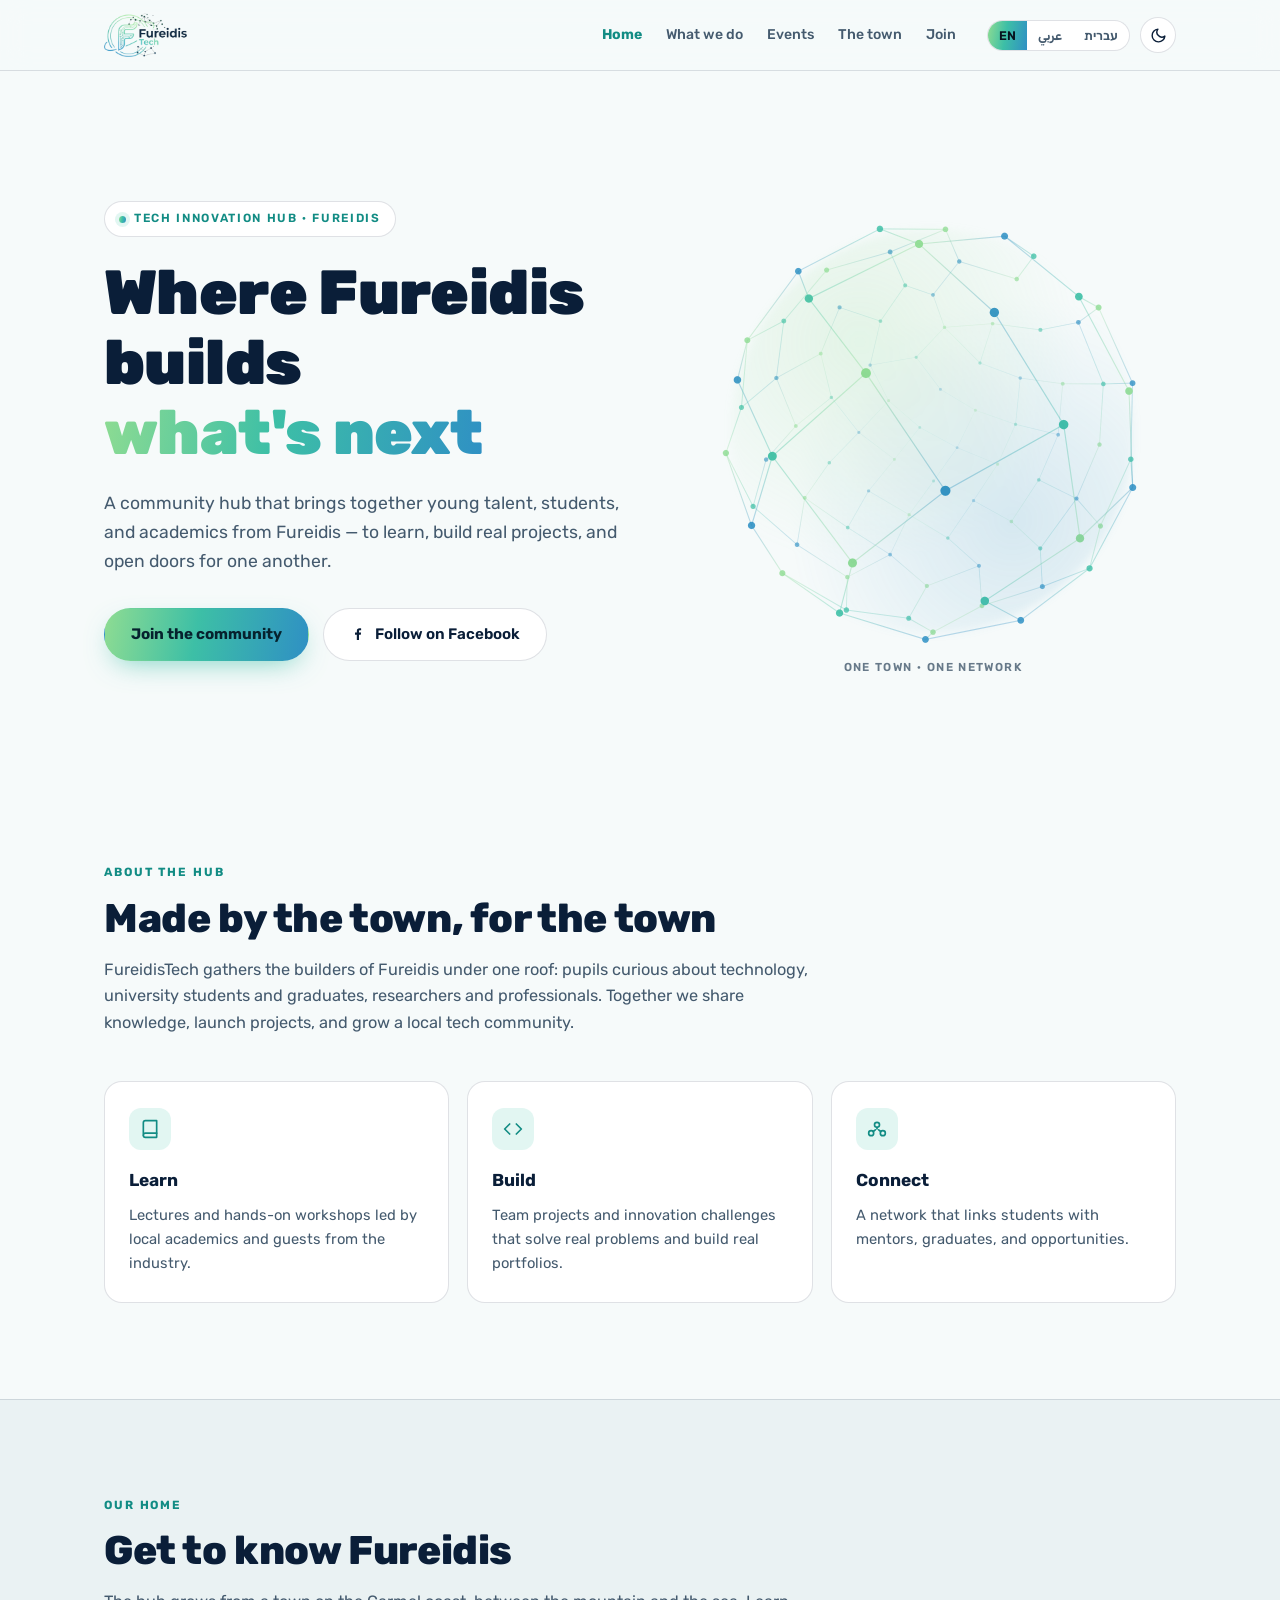
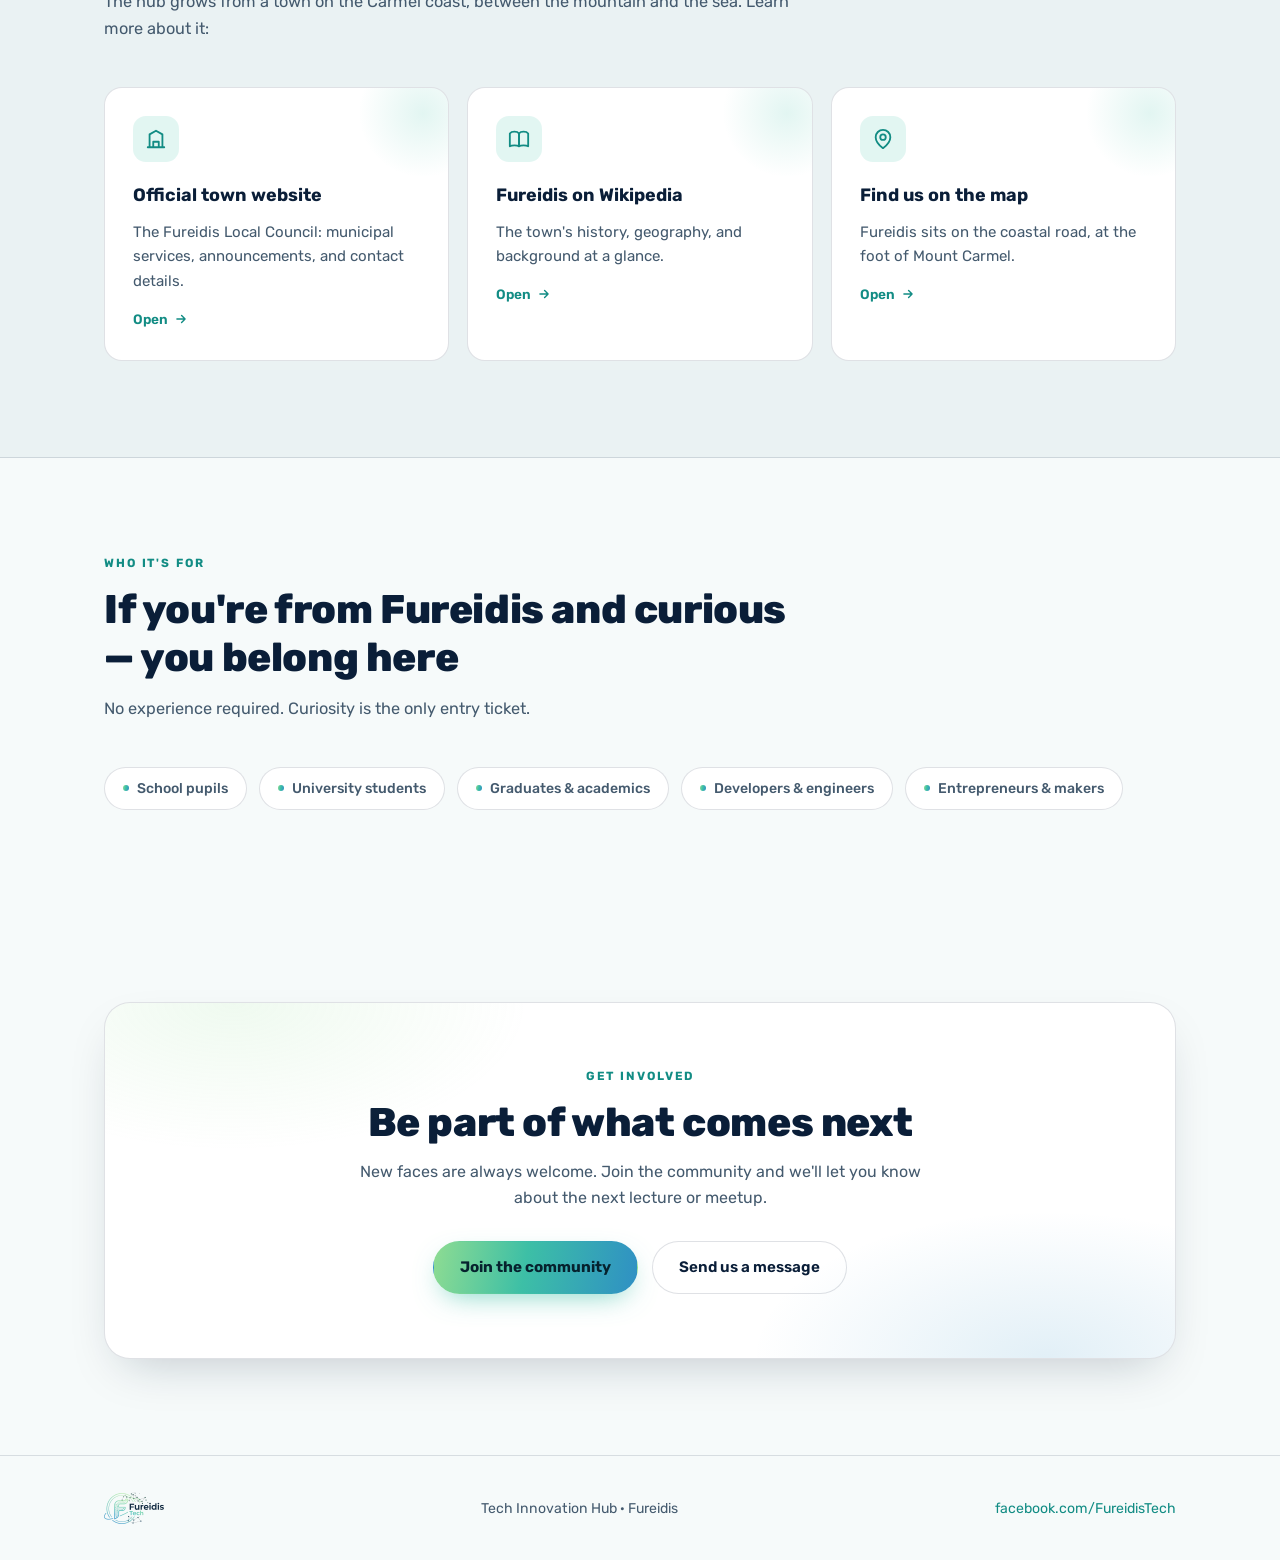
<file: index.html>
<!DOCTYPE html>
<html lang="en" dir="ltr">
<head>
<meta charset="UTF-8">
<meta name="viewport" content="width=device-width, initial-scale=1.0">
<title>FureidisTech — Tech Innovation Hub</title>
<meta name="description" content="FureidisTech: a tech innovation hub bringing together young talent, students and academics from Fureidis.">
<link rel="icon" type="image/png" href="logo_light.png">
<link rel="preconnect" href="https://fonts.googleapis.com">
<link rel="preconnect" href="https://fonts.gstatic.com" crossorigin>
<link href="https://fonts.googleapis.com/css2?family=Rubik:wght@300;400;500;600;700;800;900&display=swap" rel="stylesheet">
<link rel="stylesheet" href="style.css">
</head>
<body>
<header>
  <div class="wrap nav">
    <a class="brand" href="index.html" aria-label="FureidisTech home">
      <img class="logo-l" src="logo_light.png" alt="FureidisTech logo" width="480" height="256">
      <img class="logo-d" src="logo_dark.png" alt="FureidisTech logo" width="480" height="256">
    </a>
    <nav class="links" aria-label="Main">
      <a href="index.html" class="active" data-i18n="nav_home"></a>
      <a href="what-we-do.html" data-i18n="nav_what"></a>
      <a href="events.html" data-i18n="nav_events"></a>
      <a href="index.html#town" data-i18n="nav_town"></a>
      <a href="join.html" data-i18n="nav_join"></a>
    </nav>
    <div class="controls">
      <div class="langs" role="group" aria-label="Language">
        <button type="button" data-lang="en" aria-pressed="true">EN</button>
        <button type="button" data-lang="ar" aria-pressed="false">عربي</button>
        <button type="button" data-lang="he" aria-pressed="false">עברית</button>
      </div>
      <button class="theme-btn" id="themeBtn" type="button" aria-label="Toggle dark mode">
        <svg id="iconMoon" viewBox="0 0 24 24" fill="none" stroke="currentColor" stroke-width="2" stroke-linecap="round" stroke-linejoin="round"><path d="M21 12.8A9 9 0 1 1 11.2 3a7 7 0 0 0 9.8 9.8Z"/></svg>
        <svg id="iconSun" viewBox="0 0 24 24" fill="none" stroke="currentColor" stroke-width="2" stroke-linecap="round" stroke-linejoin="round" style="display:none"><circle cx="12" cy="12" r="4"/><path d="M12 2v2m0 16v2M4.9 4.9l1.4 1.4m11.4 11.4 1.4 1.4M2 12h2m16 0h2M4.9 19.1l1.4-1.4m11.4-11.4 1.4-1.4"/></svg>
      </button>
    </div>
  </div>
</header>
<main id="top">

<section class="hero">
  <div class="wrap">
    <div>
      <span class="eyebrow" data-i18n="hero_eyebrow"></span>
      <h1><span data-i18n="hero_h1a"></span> <span class="hl" data-i18n="hero_h1b"></span></h1>
      <p class="lead" data-i18n="hero_lead"></p>
      <div class="cta-row">
        <a class="btn btn-primary" href="join.html" data-i18n="hero_cta1"></a>
        <a class="btn btn-ghost" href="https://www.facebook.com/FureidisTech" target="_blank" rel="noopener"><svg viewBox="0 0 24 24" fill="currentColor" aria-hidden="true"><path d="M13.5 21v-8h2.7l.4-3.1h-3.1V7.9c0-.9.25-1.5 1.55-1.5h1.65V3.6c-.29-.04-1.27-.12-2.42-.12-2.4 0-4.03 1.46-4.03 4.15v2.26H7.5V13h2.74v8h3.26Z"/></svg><span data-i18n="hero_cta2"></span></a>
      </div>
    </div>
    <div class="orb" aria-hidden="true">
      <canvas id="net" width="960" height="960"></canvas>
      <span class="tag" data-i18n="orb_tag"></span>
    </div>
  </div>
</section>

<section id="about">
  <div class="wrap">
    <div class="sec-head reveal">
      <div class="kicker" data-i18n="about_kicker"></div>
      <h2 data-i18n="about_h2"></h2>
      <p data-i18n="about_p"></p>
    </div>
    <div class="pillars">
      <div class="pillar reveal">
        <div class="num"><svg viewBox="0 0 24 24" fill="none" stroke="currentColor" stroke-width="2" stroke-linecap="round" stroke-linejoin="round"><path d="M4 19.5A2.5 2.5 0 0 1 6.5 17H20V2H6.5A2.5 2.5 0 0 0 4 4.5v15Z"/><path d="M4 19.5A2.5 2.5 0 0 0 6.5 22H20v-5"/></svg></div>
        <h3 data-i18n="pil1_h"></h3><p data-i18n="pil1_p"></p>
      </div>
      <div class="pillar reveal">
        <div class="num"><svg viewBox="0 0 24 24" fill="none" stroke="currentColor" stroke-width="2" stroke-linecap="round" stroke-linejoin="round"><path d="m16 18 6-6-6-6M8 6l-6 6 6 6"/></svg></div>
        <h3 data-i18n="pil2_h"></h3><p data-i18n="pil2_p"></p>
      </div>
      <div class="pillar reveal">
        <div class="num"><svg viewBox="0 0 24 24" fill="none" stroke="currentColor" stroke-width="2" stroke-linecap="round" stroke-linejoin="round"><circle cx="12" cy="7" r="3"/><circle cx="5" cy="17" r="3"/><circle cx="19" cy="17" r="3"/><path d="M12 10v2m-4.5 3 2.5-2m6.5 2-2.5-2"/></svg></div>
        <h3 data-i18n="pil3_h"></h3><p data-i18n="pil3_p"></p>
      </div>
    </div>
  </div>
</section>

<section id="town" class="band">
  <div class="wrap">
    <div class="sec-head reveal">
      <div class="kicker" data-i18n="town_kicker"></div>
      <h2 data-i18n="town_h2"></h2>
      <p data-i18n="town_p"></p>
    </div>
    <div class="grid3">
      <a class="card reveal" href="https://www.fureidis.muni.il" target="_blank" rel="noopener">
        <div class="ic"><svg viewBox="0 0 24 24" fill="none" stroke="currentColor" stroke-width="2" stroke-linecap="round" stroke-linejoin="round"><path d="M3 21h18M5 21V7l7-4 7 4v14M9 21v-6h6v6"/></svg></div>
        <h3 data-i18n="l1_h"></h3><p data-i18n="l1_p"></p><span class="go"><span data-i18n="l_go"></span><svg viewBox="0 0 24 24" fill="none" stroke="currentColor" stroke-width="2.4" stroke-linecap="round" stroke-linejoin="round"><path d="M5 12h14m-6-6 6 6-6 6"/></svg></span>
      </a>
      <a class="card reveal" id="wikiLink" href="https://en.wikipedia.org/wiki/Fureidis" target="_blank" rel="noopener">
        <div class="ic"><svg viewBox="0 0 24 24" fill="none" stroke="currentColor" stroke-width="2" stroke-linecap="round" stroke-linejoin="round"><path d="M2 6s1.5-2 5-2 5 2 5 2v14s-1.5-1-5-1-5 1-5 1V6Z"/><path d="M22 6s-1.5-2-5-2-5 2-5 2v14s1.5-1 5-1 5 1 5 1V6Z"/></svg></div>
        <h3 data-i18n="l2_h"></h3><p data-i18n="l2_p"></p><span class="go"><span data-i18n="l_go"></span><svg viewBox="0 0 24 24" fill="none" stroke="currentColor" stroke-width="2.4" stroke-linecap="round" stroke-linejoin="round"><path d="M5 12h14m-6-6 6 6-6 6"/></svg></span>
      </a>
      <a class="card reveal" href="https://www.google.com/maps/search/Fureidis" target="_blank" rel="noopener">
        <div class="ic"><svg viewBox="0 0 24 24" fill="none" stroke="currentColor" stroke-width="2" stroke-linecap="round" stroke-linejoin="round"><path d="M20 10c0 6-8 12-8 12s-8-6-8-12a8 8 0 0 1 16 0Z"/><circle cx="12" cy="10" r="3"/></svg></div>
        <h3 data-i18n="l3_h"></h3><p data-i18n="l3_p"></p><span class="go"><span data-i18n="l_go"></span><svg viewBox="0 0 24 24" fill="none" stroke="currentColor" stroke-width="2.4" stroke-linecap="round" stroke-linejoin="round"><path d="M5 12h14m-6-6 6 6-6 6"/></svg></span>
      </a>
    </div>
  </div>
</section>

<section id="who">
  <div class="wrap">
    <div class="sec-head reveal">
      <div class="kicker" data-i18n="who_kicker"></div>
      <h2 data-i18n="who_h2"></h2>
      <p data-i18n="who_p"></p>
    </div>
    <div class="who reveal">
      <span class="chip" data-i18n="chip1"></span>
      <span class="chip" data-i18n="chip2"></span>
      <span class="chip" data-i18n="chip3"></span>
      <span class="chip" data-i18n="chip4"></span>
      <span class="chip" data-i18n="chip5"></span>
    </div>
  </div>
</section>

<section id="join">
  <div class="wrap">
    <div class="join-box reveal">
      <div class="kicker" data-i18n="join_kicker"></div>
      <h2 data-i18n="join_h2"></h2>
      <p data-i18n="join_p"></p>
      <div class="cta-row">
        <a class="btn btn-primary" href="join.html" data-i18n="join_cta1"></a>
        <a class="btn btn-ghost" href="https://m.me/FureidisTech" target="_blank" rel="noopener" data-i18n="join_cta2"></a>
      </div>
    </div>
  </div>
</section>

</main>
<footer>
  <div class="wrap">
    <a href="index.html" aria-label="FureidisTech home">
      <img class="logo-l" src="logo_light.png" alt="FureidisTech" width="480" height="256">
      <img class="logo-d" src="logo_dark.png" alt="FureidisTech" width="480" height="256">
    </a>
    <span data-i18n="foot_line"></span>
    <a href="https://www.facebook.com/FureidisTech" target="_blank" rel="noopener">facebook.com/FureidisTech</a>
  </div>
</footer>
<script src="app.js"></script>
</body>
</html>
</file>
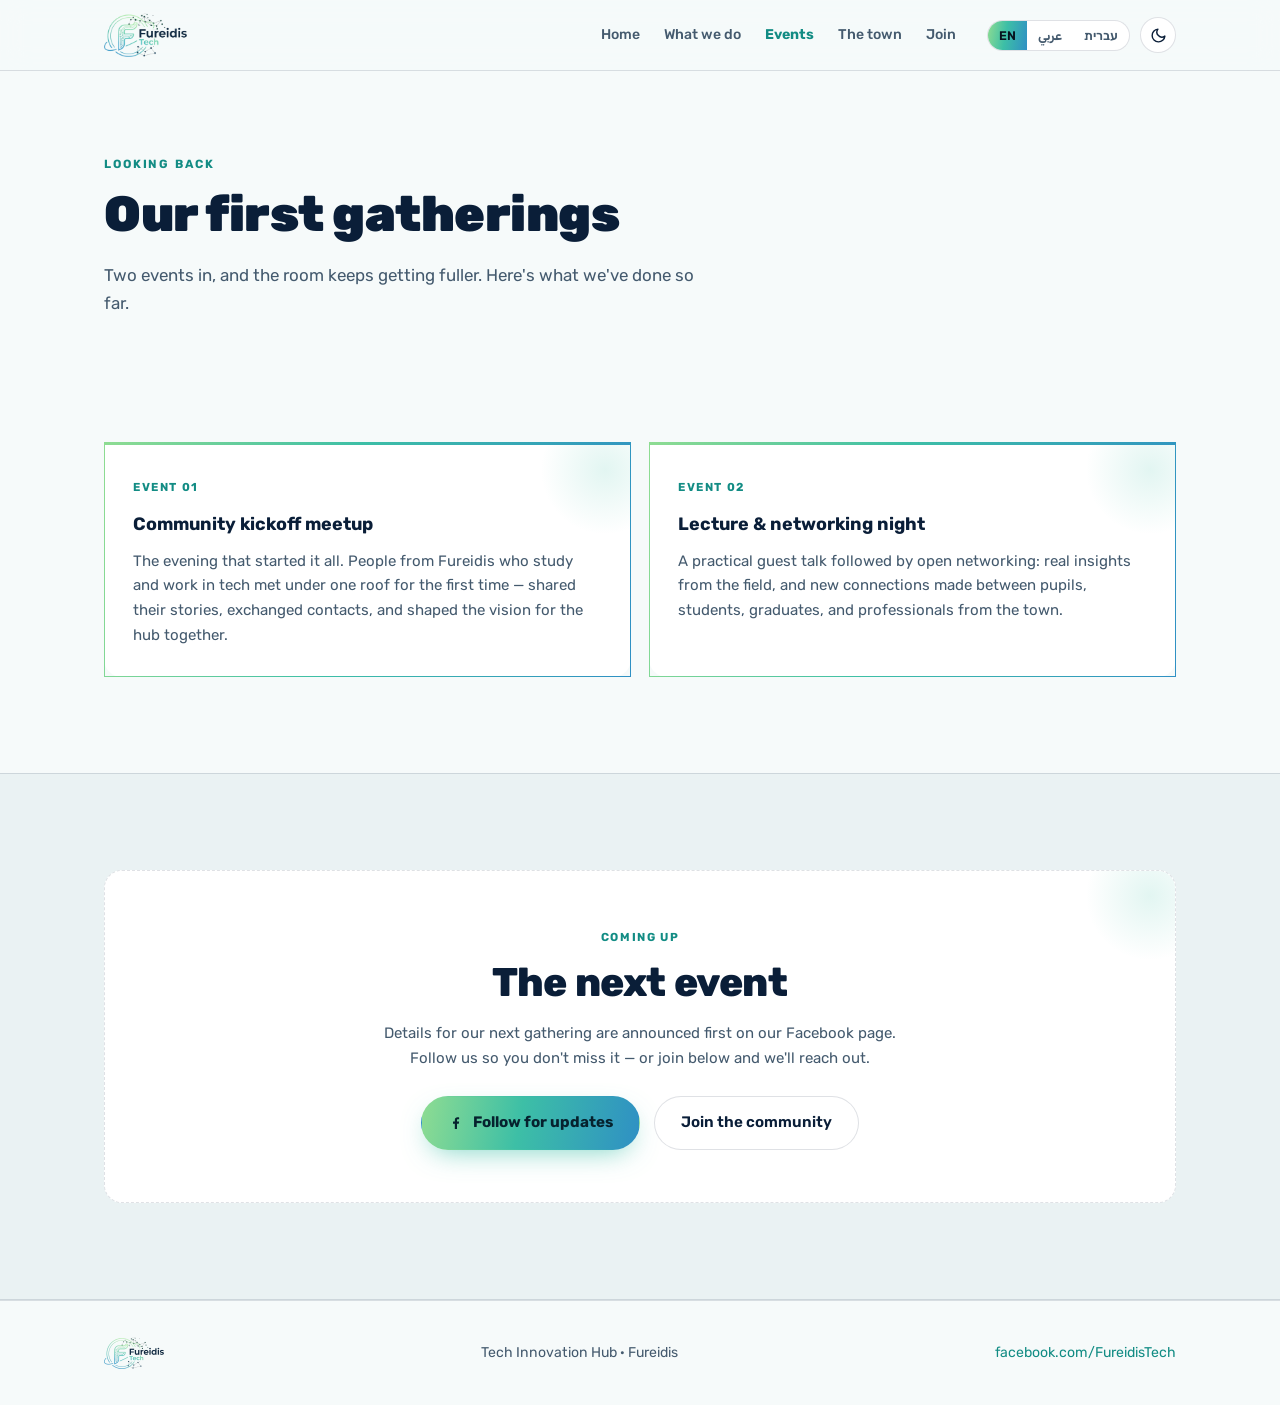
<file: events.html>
<!DOCTYPE html>
<html lang="en" dir="ltr">
<head>
<meta charset="UTF-8">
<meta name="viewport" content="width=device-width, initial-scale=1.0">
<title>Events — FureidisTech</title>
<meta name="description" content="FureidisTech: a tech innovation hub bringing together young talent, students and academics from Fureidis.">
<link rel="icon" type="image/png" href="logo_light.png">
<link rel="preconnect" href="https://fonts.googleapis.com">
<link rel="preconnect" href="https://fonts.gstatic.com" crossorigin>
<link href="https://fonts.googleapis.com/css2?family=Rubik:wght@300;400;500;600;700;800;900&display=swap" rel="stylesheet">
<link rel="stylesheet" href="style.css">
</head>
<body>
<header>
  <div class="wrap nav">
    <a class="brand" href="index.html" aria-label="FureidisTech home">
      <img class="logo-l" src="logo_light.png" alt="FureidisTech logo" width="480" height="256">
      <img class="logo-d" src="logo_dark.png" alt="FureidisTech logo" width="480" height="256">
    </a>
    <nav class="links" aria-label="Main">
      <a href="index.html" data-i18n="nav_home"></a>
      <a href="what-we-do.html" data-i18n="nav_what"></a>
      <a href="events.html" class="active" data-i18n="nav_events"></a>
      <a href="index.html#town" data-i18n="nav_town"></a>
      <a href="join.html" data-i18n="nav_join"></a>
    </nav>
    <div class="controls">
      <div class="langs" role="group" aria-label="Language">
        <button type="button" data-lang="en" aria-pressed="true">EN</button>
        <button type="button" data-lang="ar" aria-pressed="false">عربي</button>
        <button type="button" data-lang="he" aria-pressed="false">עברית</button>
      </div>
      <button class="theme-btn" id="themeBtn" type="button" aria-label="Toggle dark mode">
        <svg id="iconMoon" viewBox="0 0 24 24" fill="none" stroke="currentColor" stroke-width="2" stroke-linecap="round" stroke-linejoin="round"><path d="M21 12.8A9 9 0 1 1 11.2 3a7 7 0 0 0 9.8 9.8Z"/></svg>
        <svg id="iconSun" viewBox="0 0 24 24" fill="none" stroke="currentColor" stroke-width="2" stroke-linecap="round" stroke-linejoin="round" style="display:none"><circle cx="12" cy="12" r="4"/><path d="M12 2v2m0 16v2M4.9 4.9l1.4 1.4m11.4 11.4 1.4 1.4M2 12h2m16 0h2M4.9 19.1l1.4-1.4m11.4-11.4 1.4-1.4"/></svg>
      </button>
    </div>
  </div>
</header>
<main>
<section class="page-hero">
  <div class="wrap">
    <div class="kicker" data-i18n="ev_kicker"></div>
    <h1 data-i18n="ev_h2"></h1>
    <p class="lead" data-i18n="ev_p"></p>
  </div>
</section>

<section>
  <div class="wrap">
    <div class="grid2">
      <div class="card ev reveal">
        <span class="tag" data-i18n="ev1_tag"></span>
        <h3 data-i18n="ev1_h"></h3>
        <p data-i18n="ev1_p"></p>
      </div>
      <div class="card ev reveal">
        <span class="tag" data-i18n="ev2_tag"></span>
        <h3 data-i18n="ev2_h"></h3>
        <p data-i18n="ev2_p"></p>
      </div>
    </div>
  </div>
</section>

<section class="band">
  <div class="wrap">
    <div class="card ev-next reveal" style="text-align:center;padding:clamp(32px,5vw,52px)">
      <span class="tag" style="display:inline-block;font-size:.72rem;font-weight:700;letter-spacing:.14em;text-transform:uppercase;color:var(--accent);margin-bottom:12px" data-i18n="ev_next_tag"></span>
      <h2 data-i18n="ev_next_h"></h2>
      <p style="color:var(--ink-soft);max-width:34rem;margin:0 auto 26px" data-i18n="ev_next_p"></p>
      <div class="cta-row" style="justify-content:center">
        <a class="btn btn-primary" href="https://www.facebook.com/FureidisTech" target="_blank" rel="noopener"><svg viewBox="0 0 24 24" fill="currentColor" aria-hidden="true"><path d="M13.5 21v-8h2.7l.4-3.1h-3.1V7.9c0-.9.25-1.5 1.55-1.5h1.65V3.6c-.29-.04-1.27-.12-2.42-.12-2.4 0-4.03 1.46-4.03 4.15v2.26H7.5V13h2.74v8h3.26Z"/></svg><span data-i18n="ev_next_cta"></span></a>
        <a class="btn btn-ghost" href="join.html" data-i18n="join_cta1"></a>
      </div>
    </div>
  </div>
</section>
</main>
<footer>
  <div class="wrap">
    <a href="index.html" aria-label="FureidisTech home">
      <img class="logo-l" src="logo_light.png" alt="FureidisTech" width="480" height="256">
      <img class="logo-d" src="logo_dark.png" alt="FureidisTech" width="480" height="256">
    </a>
    <span data-i18n="foot_line"></span>
    <a href="https://www.facebook.com/FureidisTech" target="_blank" rel="noopener">facebook.com/FureidisTech</a>
  </div>
</footer>
<script src="app.js"></script>
</body>
</html>
</file>
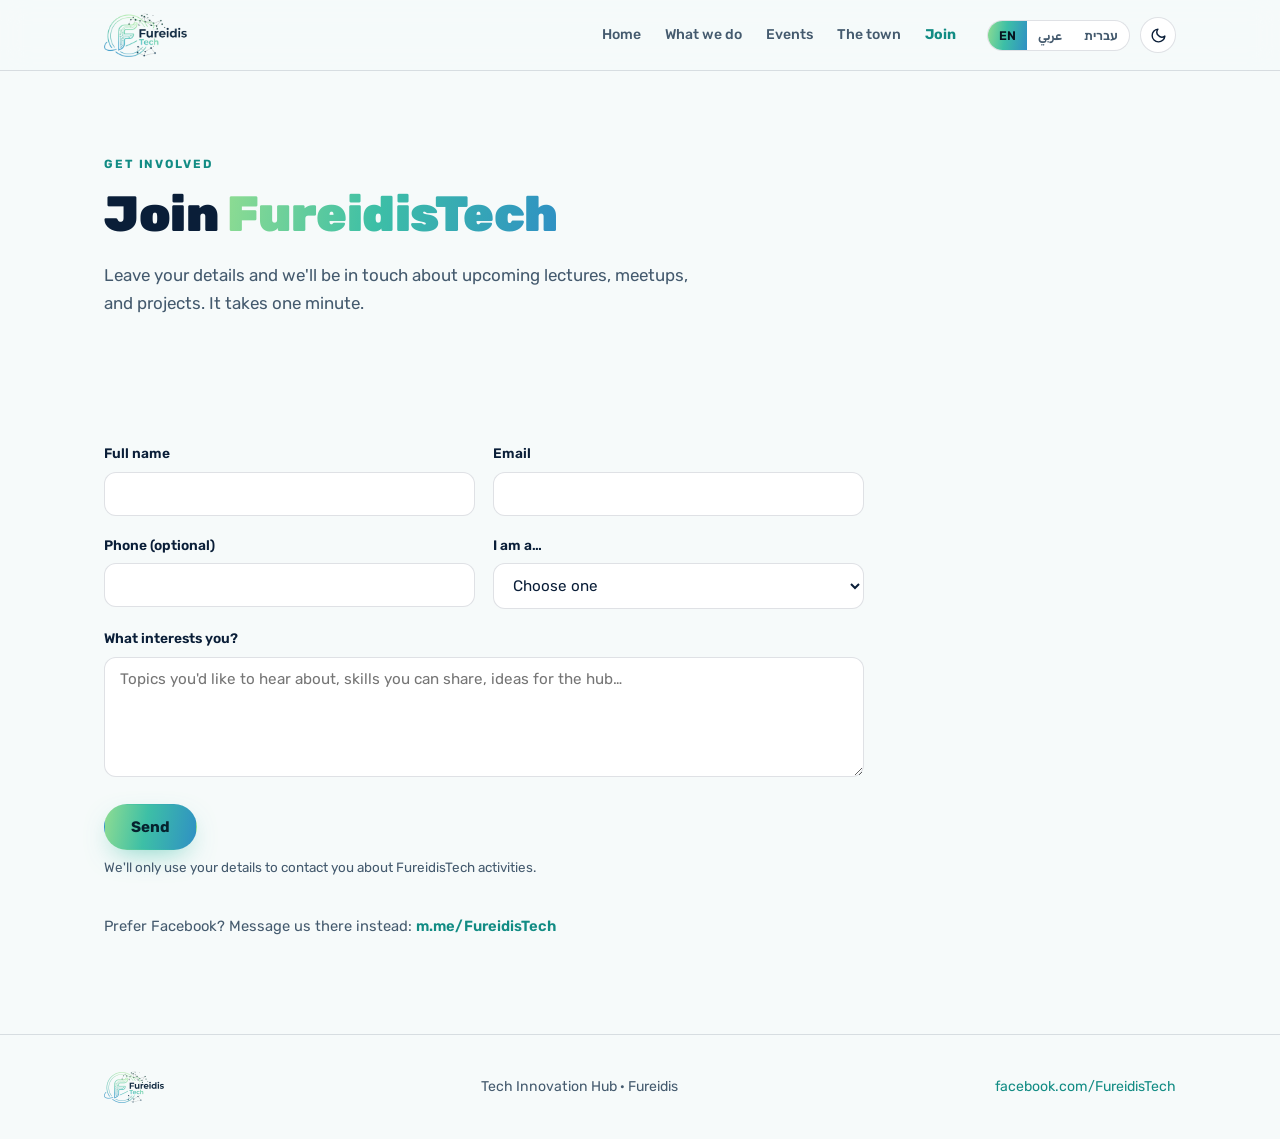
<file: join.html>
<!DOCTYPE html>
<html lang="en" dir="ltr">
<head>
<meta charset="UTF-8">
<meta name="viewport" content="width=device-width, initial-scale=1.0">
<title>Join — FureidisTech</title>
<meta name="description" content="FureidisTech: a tech innovation hub bringing together young talent, students and academics from Fureidis.">
<link rel="icon" type="image/png" href="logo_light.png">
<link rel="preconnect" href="https://fonts.googleapis.com">
<link rel="preconnect" href="https://fonts.gstatic.com" crossorigin>
<link href="https://fonts.googleapis.com/css2?family=Rubik:wght@300;400;500;600;700;800;900&display=swap" rel="stylesheet">
<link rel="stylesheet" href="style.css">
</head>
<body>
<header>
  <div class="wrap nav">
    <a class="brand" href="index.html" aria-label="FureidisTech home">
      <img class="logo-l" src="logo_light.png" alt="FureidisTech logo" width="480" height="256">
      <img class="logo-d" src="logo_dark.png" alt="FureidisTech logo" width="480" height="256">
    </a>
    <nav class="links" aria-label="Main">
      <a href="index.html" data-i18n="nav_home"></a>
      <a href="what-we-do.html" data-i18n="nav_what"></a>
      <a href="events.html" data-i18n="nav_events"></a>
      <a href="index.html#town" data-i18n="nav_town"></a>
      <a href="join.html" class="active" data-i18n="nav_join"></a>
    </nav>
    <div class="controls">
      <div class="langs" role="group" aria-label="Language">
        <button type="button" data-lang="en" aria-pressed="true">EN</button>
        <button type="button" data-lang="ar" aria-pressed="false">عربي</button>
        <button type="button" data-lang="he" aria-pressed="false">עברית</button>
      </div>
      <button class="theme-btn" id="themeBtn" type="button" aria-label="Toggle dark mode">
        <svg id="iconMoon" viewBox="0 0 24 24" fill="none" stroke="currentColor" stroke-width="2" stroke-linecap="round" stroke-linejoin="round"><path d="M21 12.8A9 9 0 1 1 11.2 3a7 7 0 0 0 9.8 9.8Z"/></svg>
        <svg id="iconSun" viewBox="0 0 24 24" fill="none" stroke="currentColor" stroke-width="2" stroke-linecap="round" stroke-linejoin="round" style="display:none"><circle cx="12" cy="12" r="4"/><path d="M12 2v2m0 16v2M4.9 4.9l1.4 1.4m11.4 11.4 1.4 1.4M2 12h2m16 0h2M4.9 19.1l1.4-1.4m11.4-11.4 1.4-1.4"/></svg>
      </button>
    </div>
  </div>
</header>
<main>
<section class="page-hero">
  <div class="wrap">
    <div class="kicker" data-i18n="join_kicker"></div>
    <h1><span data-i18n="jo_h1a"></span> <span class="hl" data-i18n="jo_h1b"></span></h1>
    <p class="lead" data-i18n="jo_lead"></p>
  </div>
</section>

<section>
  <div class="wrap">
    <!-- ▼▼▼ IMPORTANT: replace YOUR_FORM_ID with your free Formspree form ID (see README) ▼▼▼ -->
    <form id="joinForm" class="form-grid" action="https://formspree.io/f/YOUR_FORM_ID" method="POST">
      <div class="field">
        <label for="f-name" data-i18n="f_name"></label>
        <input id="f-name" name="name" type="text" required autocomplete="name">
      </div>
      <div class="field">
        <label for="f-email" data-i18n="f_email"></label>
        <input id="f-email" name="email" type="email" required autocomplete="email">
      </div>
      <div class="field">
        <label for="f-phone" data-i18n="f_phone"></label>
        <input id="f-phone" name="phone" type="tel" autocomplete="tel">
      </div>
      <div class="field">
        <label for="f-iam" data-i18n="f_iam"></label>
        <select id="f-iam" name="i_am" required>
          <option value="" data-i18n="f_iam0"></option>
          <option value="pupil" data-i18n="f_iam1"></option>
          <option value="student" data-i18n="f_iam2"></option>
          <option value="graduate" data-i18n="f_iam3"></option>
          <option value="professional" data-i18n="f_iam4"></option>
          <option value="other" data-i18n="f_iam5"></option>
        </select>
      </div>
      <div class="field full">
        <label for="f-msg" data-i18n="f_msg"></label>
        <textarea id="f-msg" name="message" data-i18n-ph="f_msg_ph"></textarea>
      </div>
      <div class="full">
        <button class="btn btn-primary" type="submit" data-i18n="f_send"></button>
        <p class="form-note" data-i18n="f_note"></p>
        <div id="formMsg" class="form-msg" role="status"></div>
      </div>
    </form>

    <p style="margin-top:36px;color:var(--ink-soft);font-size:.92rem">
      <span data-i18n="f_alt"></span>
      <a href="https://m.me/FureidisTech" target="_blank" rel="noopener" style="color:var(--accent);font-weight:600;text-decoration:none">m.me/FureidisTech</a>
    </p>
  </div>
</section>
</main>
<footer>
  <div class="wrap">
    <a href="index.html" aria-label="FureidisTech home">
      <img class="logo-l" src="logo_light.png" alt="FureidisTech" width="480" height="256">
      <img class="logo-d" src="logo_dark.png" alt="FureidisTech" width="480" height="256">
    </a>
    <span data-i18n="foot_line"></span>
    <a href="https://www.facebook.com/FureidisTech" target="_blank" rel="noopener">facebook.com/FureidisTech</a>
  </div>
</footer>
<script src="app.js"></script>
</body>
</html>
</file>
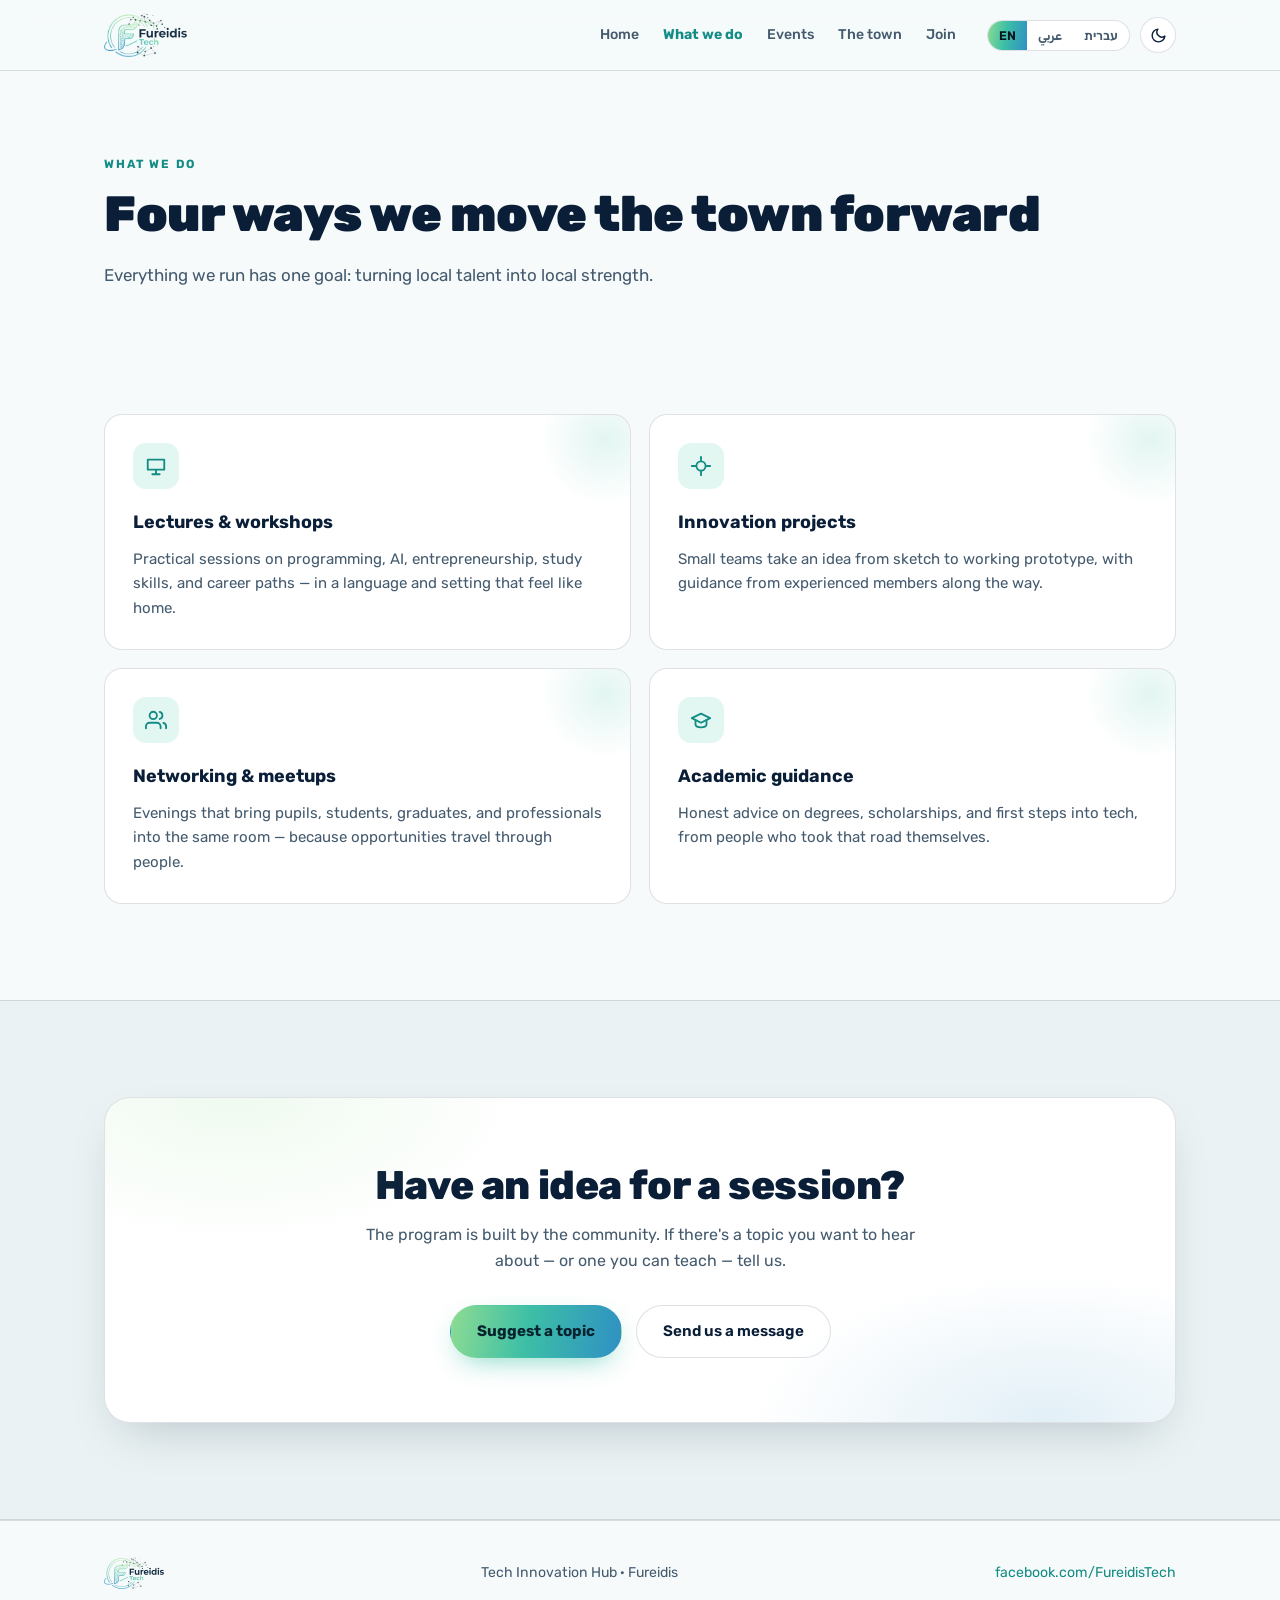
<file: what-we-do.html>
<!DOCTYPE html>
<html lang="en" dir="ltr">
<head>
<meta charset="UTF-8">
<meta name="viewport" content="width=device-width, initial-scale=1.0">
<title>What we do — FureidisTech</title>
<meta name="description" content="FureidisTech: a tech innovation hub bringing together young talent, students and academics from Fureidis.">
<link rel="icon" type="image/png" href="logo_light.png">
<link rel="preconnect" href="https://fonts.googleapis.com">
<link rel="preconnect" href="https://fonts.gstatic.com" crossorigin>
<link href="https://fonts.googleapis.com/css2?family=Rubik:wght@300;400;500;600;700;800;900&display=swap" rel="stylesheet">
<link rel="stylesheet" href="style.css">
</head>
<body>
<header>
  <div class="wrap nav">
    <a class="brand" href="index.html" aria-label="FureidisTech home">
      <img class="logo-l" src="logo_light.png" alt="FureidisTech logo" width="480" height="256">
      <img class="logo-d" src="logo_dark.png" alt="FureidisTech logo" width="480" height="256">
    </a>
    <nav class="links" aria-label="Main">
      <a href="index.html" data-i18n="nav_home"></a>
      <a href="what-we-do.html" class="active" data-i18n="nav_what"></a>
      <a href="events.html" data-i18n="nav_events"></a>
      <a href="index.html#town" data-i18n="nav_town"></a>
      <a href="join.html" data-i18n="nav_join"></a>
    </nav>
    <div class="controls">
      <div class="langs" role="group" aria-label="Language">
        <button type="button" data-lang="en" aria-pressed="true">EN</button>
        <button type="button" data-lang="ar" aria-pressed="false">عربي</button>
        <button type="button" data-lang="he" aria-pressed="false">עברית</button>
      </div>
      <button class="theme-btn" id="themeBtn" type="button" aria-label="Toggle dark mode">
        <svg id="iconMoon" viewBox="0 0 24 24" fill="none" stroke="currentColor" stroke-width="2" stroke-linecap="round" stroke-linejoin="round"><path d="M21 12.8A9 9 0 1 1 11.2 3a7 7 0 0 0 9.8 9.8Z"/></svg>
        <svg id="iconSun" viewBox="0 0 24 24" fill="none" stroke="currentColor" stroke-width="2" stroke-linecap="round" stroke-linejoin="round" style="display:none"><circle cx="12" cy="12" r="4"/><path d="M12 2v2m0 16v2M4.9 4.9l1.4 1.4m11.4 11.4 1.4 1.4M2 12h2m16 0h2M4.9 19.1l1.4-1.4m11.4-11.4 1.4-1.4"/></svg>
      </button>
    </div>
  </div>
</header>
<main>
<section class="page-hero">
  <div class="wrap">
    <div class="kicker" data-i18n="what_kicker"></div>
    <h1 data-i18n="what_h2"></h1>
    <p class="lead" data-i18n="what_p"></p>
  </div>
</section>

<section>
  <div class="wrap">
    <div class="grid2">
      <div class="card reveal">
        <div class="ic"><svg viewBox="0 0 24 24" fill="none" stroke="currentColor" stroke-width="2" stroke-linecap="round" stroke-linejoin="round"><path d="M3 5h18v11H3zM8 21h8m-4-5v5"/></svg></div>
        <h3 data-i18n="c1_h"></h3><p data-i18n="c1_p"></p>
      </div>
      <div class="card reveal">
        <div class="ic"><svg viewBox="0 0 24 24" fill="none" stroke="currentColor" stroke-width="2" stroke-linecap="round" stroke-linejoin="round"><path d="M12 2v4m0 12v4M2 12h4m12 0h4"/><circle cx="12" cy="12" r="5"/></svg></div>
        <h3 data-i18n="c2_h"></h3><p data-i18n="c2_p"></p>
      </div>
      <div class="card reveal">
        <div class="ic"><svg viewBox="0 0 24 24" fill="none" stroke="currentColor" stroke-width="2" stroke-linecap="round" stroke-linejoin="round"><path d="M17 21v-2a4 4 0 0 0-4-4H5a4 4 0 0 0-4 4v2"/><circle cx="9" cy="7" r="4"/><path d="M23 21v-2a4 4 0 0 0-3-3.87M16 3.13a4 4 0 0 1 0 7.75"/></svg></div>
        <h3 data-i18n="c3_h"></h3><p data-i18n="c3_p"></p>
      </div>
      <div class="card reveal">
        <div class="ic"><svg viewBox="0 0 24 24" fill="none" stroke="currentColor" stroke-width="2" stroke-linecap="round" stroke-linejoin="round"><path d="M22 10 12 5 2 10l10 5 10-5Z"/><path d="M6 12v5c0 1.7 2.7 3 6 3s6-1.3 6-3v-5"/></svg></div>
        <h3 data-i18n="c4_h"></h3><p data-i18n="c4_p"></p>
      </div>
    </div>
  </div>
</section>

<section class="band">
  <div class="wrap">
    <div class="join-box reveal">
      <h2 data-i18n="what_more_h2"></h2>
      <p data-i18n="what_more_p"></p>
      <div class="cta-row">
        <a class="btn btn-primary" href="join.html" data-i18n="what_more_cta"></a>
        <a class="btn btn-ghost" href="https://m.me/FureidisTech" target="_blank" rel="noopener" data-i18n="join_cta2"></a>
      </div>
    </div>
  </div>
</section>
</main>
<footer>
  <div class="wrap">
    <a href="index.html" aria-label="FureidisTech home">
      <img class="logo-l" src="logo_light.png" alt="FureidisTech" width="480" height="256">
      <img class="logo-d" src="logo_dark.png" alt="FureidisTech" width="480" height="256">
    </a>
    <span data-i18n="foot_line"></span>
    <a href="https://www.facebook.com/FureidisTech" target="_blank" rel="noopener">facebook.com/FureidisTech</a>
  </div>
</footer>
<script src="app.js"></script>
</body>
</html>
</file>
<file: style.css>
:root{
  /* Brand palette — sampled from the FureidisTech logo */
  --green:#8EDC92;
  --teal:#3DBFA6;
  --blue:#2F90C4;
  --navy:#0A1E38;
  --grad:linear-gradient(100deg,#8EDC92 0%,#3DBFA6 45%,#2F90C4 100%);

  --bg:#F6FAFA;
  --bg-raise:#FFFFFF;
  --bg-sunken:#EAF2F3;
  --ink:#0A1E38;
  --ink-soft:#445A6E;
  --line:rgba(10,30,56,.13);
  --accent:#128C84;
  --glow:rgba(61,191,166,.15);
  --shadow:0 20px 50px -20px rgba(10,30,56,.25);
  --radius:18px;
}
[data-theme="dark"]{
  --bg:#071523;
  --bg-raise:#0D2033;
  --bg-sunken:#04101B;
  --ink:#EAF3F8;
  --ink-soft:#9AB0C0;
  --line:rgba(234,243,248,.12);
  --accent:#4FD0B5;
  --glow:rgba(79,208,181,.16);
  --shadow:0 24px 60px -24px rgba(0,0,0,.6);
}
*{box-sizing:border-box;margin:0;padding:0}
html{scroll-behavior:smooth}
@media (prefers-reduced-motion: reduce){
  html{scroll-behavior:auto}
  *,*::before,*::after{animation-duration:.001s !important;transition-duration:.001s !important}
}
body{
  font-family:'Rubik',system-ui,-apple-system,'Segoe UI',sans-serif;
  background:var(--bg);color:var(--ink);line-height:1.65;
  transition:background .35s ease,color .35s ease;overflow-x:hidden;
}
::selection{background:var(--teal);color:#06121F}
a{color:inherit}
img,svg{display:block}
.wrap{max-width:1120px;margin-inline:auto;padding-inline:24px}

/* ---------- Header ---------- */
header{
  position:sticky;top:0;z-index:50;backdrop-filter:blur(14px);
  background:color-mix(in srgb, var(--bg) 80%, transparent);
  border-bottom:1px solid var(--line);
}
.nav{display:flex;align-items:center;gap:20px;height:70px}
.brand{display:flex;align-items:center;text-decoration:none}
.brand img{height:44px;width:auto;aspect-ratio:480/256}
.logo-d{display:none}
[data-theme="dark"] .logo-l{display:none}
[data-theme="dark"] .logo-d{display:block}
nav.links{display:flex;gap:2px;margin-inline-start:auto}
nav.links a{
  text-decoration:none;font-size:.88rem;font-weight:500;color:var(--ink-soft);
  padding:8px 11px;border-radius:10px;transition:color .2s,background .2s;white-space:nowrap;
}
nav.links a:hover{color:var(--ink);background:var(--glow)}
nav.links a.active{color:var(--accent);font-weight:700}
.controls{display:flex;align-items:center;gap:10px;margin-inline-start:auto}
nav.links + .controls{margin-inline-start:0}
.langs{display:flex;border:1px solid var(--line);border-radius:999px;overflow:hidden;background:var(--bg-raise)}
.langs button{
  border:0;background:transparent;color:var(--ink-soft);cursor:pointer;
  font-family:inherit;font-size:.78rem;font-weight:600;padding:7px 11px;transition:.2s;
}
.langs button[aria-pressed="true"]{background:var(--grad);color:#06121F}
.theme-btn{
  border:1px solid var(--line);background:var(--bg-raise);color:var(--ink);
  width:36px;height:36px;border-radius:999px;cursor:pointer;display:grid;place-items:center;transition:.2s;flex:none;
}
.theme-btn:hover{border-color:var(--accent);color:var(--accent)}
.theme-btn svg{width:17px;height:17px}
:focus-visible{outline:2px solid var(--accent);outline-offset:2px;border-radius:6px}

/* ---------- Hero (home) ---------- */
.hero{position:relative;padding-block:clamp(64px,10vw,120px) clamp(56px,8vw,96px)}
.hero .wrap{display:grid;grid-template-columns:1.05fr .95fr;gap:48px;align-items:center}
.eyebrow{
  display:inline-flex;align-items:center;gap:8px;
  font-size:.74rem;font-weight:600;letter-spacing:.14em;text-transform:uppercase;
  color:var(--accent);border:1px solid var(--line);border-radius:999px;
  padding:7px 14px;background:var(--bg-raise);margin-bottom:22px;
}
.eyebrow::before{content:"";width:7px;height:7px;border-radius:50%;background:var(--grad);box-shadow:0 0 0 4px var(--glow)}
h1{font-size:clamp(2.3rem,5.2vw,3.9rem);font-weight:900;line-height:1.12;letter-spacing:-.01em;margin-bottom:20px}
h1 .hl{
  background:var(--grad);-webkit-background-clip:text;background-clip:text;
  -webkit-text-fill-color:transparent;color:transparent;white-space:nowrap;
}
.hero p.lead{font-size:1.1rem;color:var(--ink-soft);max-width:34rem;margin-bottom:32px}
.cta-row{display:flex;flex-wrap:wrap;gap:14px}
.btn{
  display:inline-flex;align-items:center;gap:9px;text-decoration:none;cursor:pointer;
  font-family:inherit;font-weight:700;font-size:.95rem;border-radius:999px;
  padding:13px 26px;border:1px solid transparent;transition:.25s;
}
.btn-primary{background:var(--grad);color:#06222E;box-shadow:0 10px 28px -10px rgba(61,191,166,.7)}
.btn-primary:hover{filter:brightness(1.08)}
.btn-ghost{border-color:var(--line);color:var(--ink);background:var(--bg-raise);font-weight:600}
.btn-ghost:hover{border-color:var(--accent);color:var(--accent)}
.btn svg{width:16px;height:16px}

/* ---------- Page hero (inner pages) ---------- */
.page-hero{padding-block:clamp(52px,7vw,84px) clamp(20px,3vw,28px)}
.page-hero h1{font-size:clamp(2rem,4.4vw,3.1rem)}
.page-hero p.lead{font-size:1.06rem;color:var(--ink-soft);max-width:38rem}

/* signature: 3D network sphere */
.orb{position:relative;aspect-ratio:1/1;max-width:480px;margin-inline:auto;width:100%}
.orb canvas{width:100%;height:100%;display:block}
.orb::before{
  content:"";position:absolute;inset:8%;border-radius:50%;
  background:radial-gradient(circle at 32% 28%, rgba(142,220,146,.18), transparent 55%),
             radial-gradient(circle at 70% 72%, rgba(47,144,196,.16), transparent 55%);
  filter:blur(4px);z-index:0;
}
.orb .tag{
  position:absolute;inset-inline-start:50%;bottom:-6px;transform:translateX(-50%);
  font-size:.72rem;font-weight:600;letter-spacing:.12em;text-transform:uppercase;color:var(--ink-soft);
  white-space:nowrap;opacity:.8;
}
[dir="rtl"] .orb .tag{transform:translateX(50%)}

/* ---------- Sections ---------- */
section{padding-block:clamp(56px,8vw,96px)}
.sec-head{max-width:44rem;margin-bottom:44px}
.kicker{font-size:.74rem;font-weight:700;letter-spacing:.16em;text-transform:uppercase;color:var(--accent);margin-bottom:12px}
h2{font-size:clamp(1.7rem,3.4vw,2.5rem);font-weight:800;line-height:1.2;letter-spacing:-.01em;margin-bottom:14px}
.sec-head p{color:var(--ink-soft);font-size:1.02rem}

/* pillars */
.pillars{display:grid;grid-template-columns:repeat(3,1fr);gap:18px;margin-top:8px}
.pillar{
  border:1px solid var(--line);border-radius:var(--radius);background:var(--bg-raise);
  padding:26px 24px;transition:box-shadow .3s ease;
}
.pillar:hover{box-shadow:var(--shadow)}
.pillar .num{
  width:42px;height:42px;border-radius:12px;display:grid;place-items:center;
  background:var(--glow);color:var(--accent);margin-bottom:16px;
}
.pillar .num svg{width:20px;height:20px}
.pillar h3{font-size:1.08rem;font-weight:700;margin-bottom:8px}
.pillar p{font-size:.92rem;color:var(--ink-soft)}

/* bands + cards */
.band{background:var(--bg-sunken);border-block:1px solid var(--line)}
.grid2{display:grid;grid-template-columns:repeat(2,1fr);gap:18px}
.grid3{display:grid;grid-template-columns:repeat(3,1fr);gap:18px}
.card{
  border:1px solid var(--line);border-radius:var(--radius);background:var(--bg-raise);
  padding:28px;position:relative;overflow:hidden;
  transition:box-shadow .3s ease;
}
.card:hover{box-shadow:var(--shadow)}
.card::after{
  content:"";position:absolute;inset-inline-end:-40px;top:-40px;width:130px;height:130px;border-radius:50%;
  background:radial-gradient(circle, var(--glow), transparent 70%);pointer-events:none;
}
.card .ic{
  width:46px;height:46px;border-radius:13px;display:grid;place-items:center;
  background:var(--glow);color:var(--accent);margin-bottom:18px;
}
.card .ic svg{width:22px;height:22px}
.card h3{font-size:1.12rem;font-weight:700;margin-bottom:10px}
.card p{font-size:.94rem;color:var(--ink-soft)}

/* events */
.ev{border-top:3px solid transparent;border-image:var(--grad) 1;border-top-left-radius:0;border-top-right-radius:0}
.ev .tag{
  display:inline-block;font-size:.72rem;font-weight:700;letter-spacing:.14em;text-transform:uppercase;
  color:var(--accent);margin-bottom:12px;
}
.ev-next{border-style:dashed;border-width:1.5px;border-color:var(--line);border-image:none;border-radius:var(--radius)}

/* link cards */
a.card{display:block;text-decoration:none}
a.card .go{display:inline-flex;align-items:center;gap:6px;margin-top:14px;font-size:.85rem;font-weight:600;color:var(--accent)}
a.card .go svg{width:14px;height:14px;transition:transform .25s}
a.card:hover .go svg{transform:translateX(3px)}
[dir="rtl"] a.card .go svg{transform:scaleX(-1)}
[dir="rtl"] a.card:hover .go svg{transform:scaleX(-1) translateX(3px)}

/* audience chips */
.who{display:flex;flex-wrap:wrap;gap:12px;margin-top:28px}
.chip{
  display:inline-flex;align-items:center;gap:8px;border:1px solid var(--line);border-radius:999px;
  background:var(--bg-raise);padding:9px 18px;font-size:.88rem;font-weight:500;color:var(--ink-soft);
}
.chip::before{content:"";width:6px;height:6px;border-radius:50%;background:var(--grad)}

/* join box (home CTA) */
.join-box{
  border:1px solid var(--line);border-radius:26px;background:var(--bg-raise);
  padding:clamp(36px,6vw,64px);text-align:center;position:relative;overflow:hidden;box-shadow:var(--shadow);
}
.join-box::before{
  content:"";position:absolute;inset:0;pointer-events:none;
  background:
    radial-gradient(420px 210px at 12% 0%, rgba(142,220,146,.14), transparent 70%),
    radial-gradient(420px 210px at 88% 100%, rgba(47,144,196,.14), transparent 70%);
}
.join-box h2{margin-bottom:12px}
.join-box p{color:var(--ink-soft);max-width:36rem;margin:0 auto 30px}
.join-box .cta-row{justify-content:center}

/* ---------- Form (join page) ---------- */
.form-grid{display:grid;grid-template-columns:1fr 1fr;gap:18px;max-width:760px}
.form-grid .full{grid-column:1/-1}
.field label{display:block;font-size:.86rem;font-weight:600;margin-bottom:7px}
.field input,.field select,.field textarea{
  width:100%;font-family:inherit;font-size:.95rem;color:var(--ink);
  background:var(--bg-raise);border:1px solid var(--line);border-radius:12px;
  padding:12px 15px;transition:border-color .2s, box-shadow .2s;
}
.field textarea{min-height:120px;resize:vertical}
.field input:focus,.field select:focus,.field textarea:focus{
  outline:none;border-color:var(--accent);box-shadow:0 0 0 3px var(--glow);
}
.form-note{font-size:.84rem;color:var(--ink-soft);margin-top:6px}
.form-msg{display:none;margin-top:18px;padding:14px 18px;border-radius:12px;font-weight:600;font-size:.92rem}
.form-msg.ok{display:block;background:var(--glow);color:var(--accent);border:1px solid var(--accent)}
.form-msg.err{display:block;background:rgba(220,80,80,.1);color:#C0504D;border:1px solid #C0504D}

/* footer */
footer{border-top:1px solid var(--line);padding-block:36px;color:var(--ink-soft);font-size:.88rem}
footer .wrap{display:flex;flex-wrap:wrap;align-items:center;gap:16px;justify-content:space-between}
footer img{height:32px;width:auto;aspect-ratio:480/256}
footer a{color:var(--accent);text-decoration:none}
footer a:hover{text-decoration:underline}

/* reveal on scroll — gentle fade only, gated behind .js so content never hides without JS */
html.js .reveal{opacity:0;transition:opacity .45s ease}
html.js .reveal.in{opacity:1}

/* responsive */
@media (max-width: 980px){ nav.links{display:none} }
@media (max-width: 920px){
  .hero .wrap{grid-template-columns:1fr;gap:36px}
  .orb{max-width:360px}
  .pillars,.grid2,.grid3,.form-grid{grid-template-columns:1fr}
  .brand img{height:38px}
}
</file>
